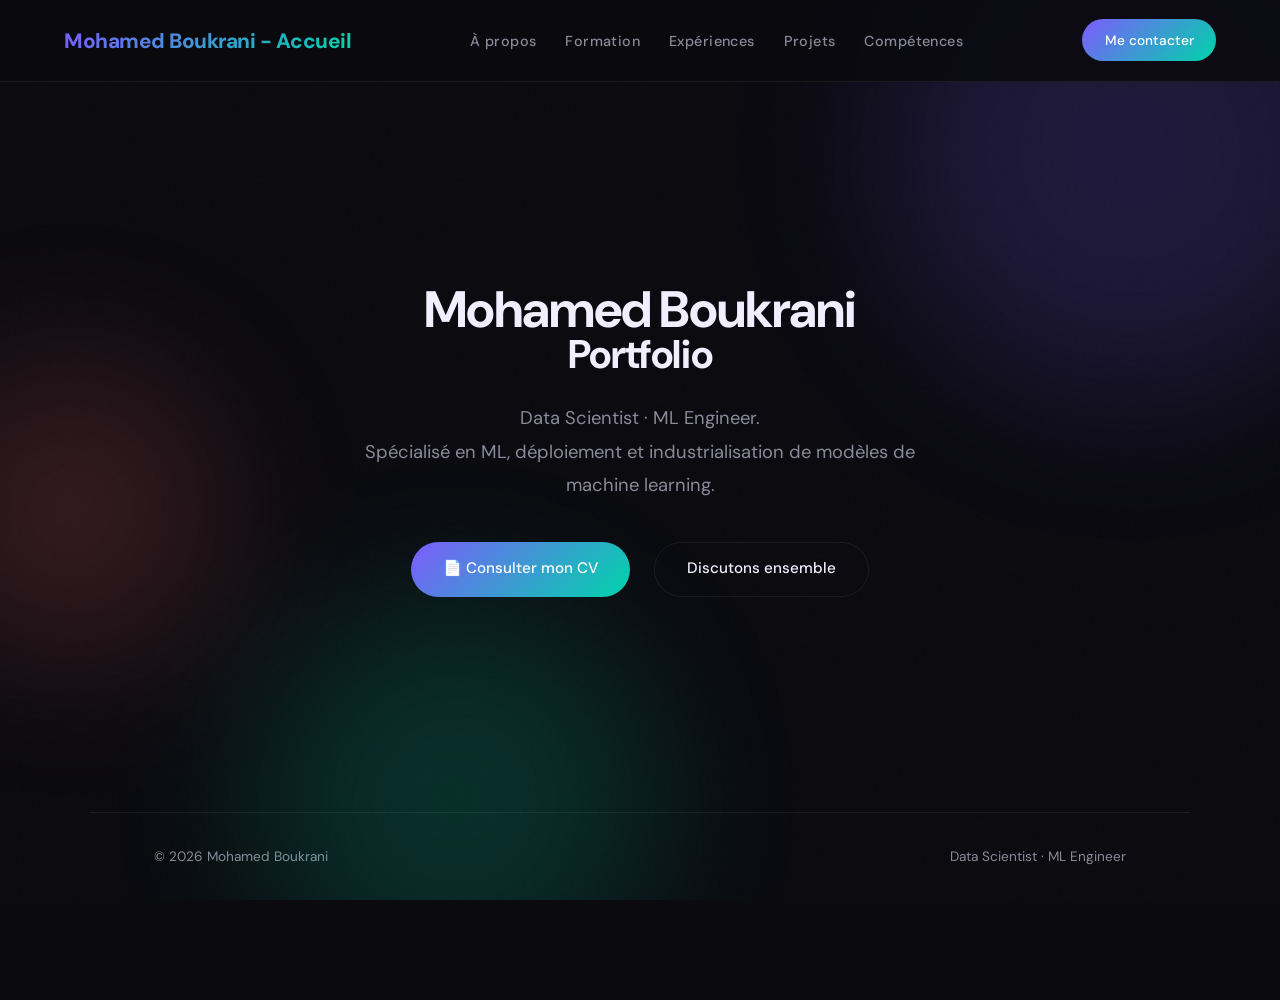
<file: index.html>
<!DOCTYPE html>
<html lang="fr">
<head>
  <meta charset="UTF-8" />
  <meta name="viewport" content="width=device-width, initial-scale=1.0" />
  <meta name="description" content="Portfolio de Mohamed Boukrani, Data Scientist, ML Engineer et AI Engineer. Découvrez mes projets en Machine Learning, Deep Learning et Intelligence Artificielle." />
  <meta name="author" content="Mohamed Boukrani" />
  <title>Mohamed Boukrani - Data Scientist</title>

  <!-- Balises Open Graph pour l'affichage sur les réseaux sociaux -->
  <meta property="og:title" content="Mohamed Boukrani" />
  <meta property="og:type" content="website" />
  <meta property="og:url" content="https://mohamedboukrani.github.io/" />
  <meta property="og:description" content="Découvrez mon portfolio, mes projets en Machine Learning, NLP et mes compétences en IA." />
  
  <link rel="icon" type="image/png" href="favicon.png" />
  <link href="https://fonts.googleapis.com/css2?family=DM+Sans:wght@400;500;600;700;800&display=swap" rel="stylesheet" />
  <link rel="stylesheet" href="style.css" />
  <script type="application/ld+json">
  {
    "@context": "https://schema.org/",
    "@type": "Person",
    "name": "Mohamed Boukrani",
    "jobTitle": "Data Scientist",
    "url": "https://mohamedboukrani.github.io",
    "sameAs": [
      "https://www.linkedin.com/in/mohamed-boukrani-220046210/",
      "https://github.com/mohamedcoder07"
    ]
  }
  </script>  
</head>
<body>

  <nav>
    <span class="logo"><a href="index.html">Mohamed Boukrani - Accueil</a></span>
    
    <div class="menu-toggle" id="mobile-menu">
      <span></span><span></span><span></span>
    </div>
    
    <ul class="nav-links" id="nav-links">
      <li><a href="about.html">À propos</a></li>
      <li><a href="formation.html">Formation</a></li>
      <li><a href="experiences.html">Expériences</a></li>
      <li><a href="projects.html">Projets</a></li>
      <li><a href="skills.html">Compétences</a></li>
      <!-- <li><a href="contact.html">Contact</a></li> -->
    </ul>
    <a href="contact.html" class="btn-primary" style="padding: 0.6rem 1.4rem; font-size: 0.85rem;">Me contacter</a>
  </nav>

  <main style="text-align: center; display: flex; flex-direction: column; justify-content: center;">
    <div class="hero-blob blob1"></div>
    <div class="hero-blob blob2"></div>
    <div class="hero-blob blob3"></div>

    <div class="container">
      <!-- On place votre nom dans le H1 pour Google -->
      <h1>
        <span class="name-line">Mohamed Boukrani</span>
      </h1>
      
      <!-- On transforme l'ancien H1 en H2 (le sous-titre) -->
      <h2 style="font-size: 2.5rem; margin-top: -10px; margin-bottom: 1.5rem;">
        <span class="name-line gradient-text">Portfolio</span>
      </h2>
      
      <p class="hero-desc" style="margin: 1.5rem auto;">
        Data Scientist · ML Engineer.<br>
        Spécialisé en ML, déploiement et industrialisation de modèles de machine learning.
      </p>



      
      
<!--       <div class="hero-cta" style="justify-content: center;">
        <a href="projects.html" class="btn-primary">Découvrir mes projets →</a>
        <a href="about.html" class="btn-outline">En savoir plus sur moi</a>
      </div> -->
      <div class="hero-cta" style="justify-content: center; gap: 1.5rem;">
        <a href="Mohamed Boukrani - Data Scientist.pdf" target="_blank" class="btn-primary">
          📄 Consulter mon CV
        </a>
        <a href="contact.html" class="btn-outline">
          Discutons ensemble
        </a>
      </div>      
    </div>
  </main>

  <footer>
    <span>© 2026 Mohamed Boukrani</span>
    <span>Data Scientist · ML Engineer</span>
  </footer>

  <script>
      // 1. Animation au défilement (Scroll reveal)
      const observer = new IntersectionObserver((entries) => {
        entries.forEach(e => { 
          if (e.isIntersecting) { 
            e.target.classList.add('visible'); 
            observer.unobserve(e.target); 
          } 
        });
      }, { threshold: 0.1 });
      document.querySelectorAll('.reveal').forEach(el => observer.observe(el));

      // 2. Surbrillance du lien actif (Version robuste pour GitHub Pages)
      document.addEventListener("DOMContentLoaded", () => {
        const links = document.querySelectorAll('.nav-links a');
        const currentUrl = window.location.href; // Récupère l'URL complète
        
        links.forEach(link => {
          link.classList.remove('active'); // Nettoyage de sécurité
          
          // Si l'URL correspond OU si on est à la racine de l'accueil
          if (link.href === currentUrl || (currentUrl.endsWith('/') && link.getAttribute('href') === 'index.html')) {
            link.classList.add('active');
          }
        });
      });
      // 3. GESTION DU MENU MOBILE (C'est ceci qui ouvre le menu !)
      document.addEventListener("DOMContentLoaded", () => {
        const mobileMenu = document.getElementById('mobile-menu');
        const navMenu = document.getElementById('nav-links');

        if (mobileMenu && navMenu) {
          mobileMenu.addEventListener('click', () => {
            mobileMenu.classList.toggle('open');
            navMenu.classList.toggle('active-menu');
          });
        }
      });      
    </script>

</body>
</html>
</file>
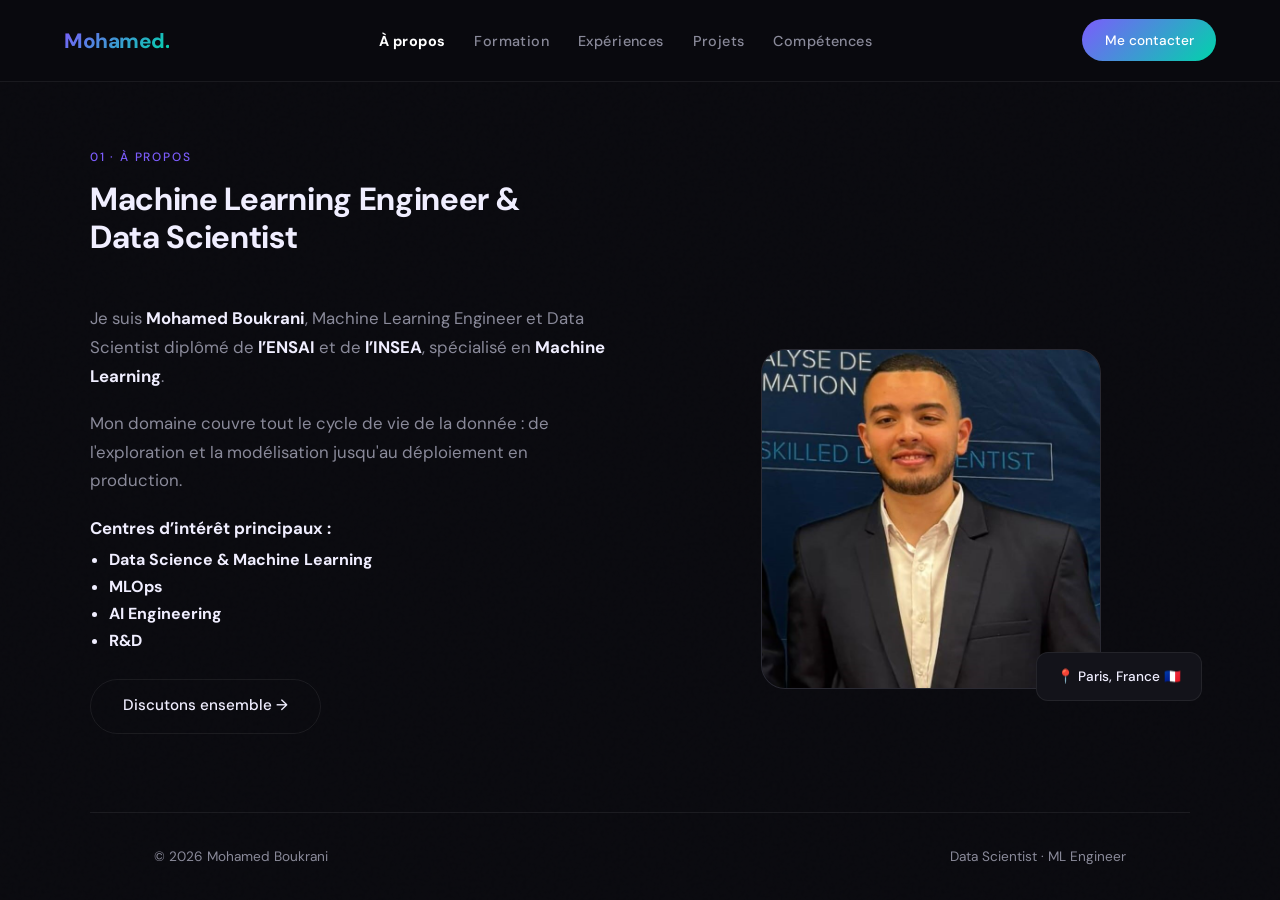
<file: about.html>
<!DOCTYPE html>
<html lang="fr">
<head>
  <meta charset="UTF-8" />
  <meta name="viewport" content="width=device-width, initial-scale=1.0" />
  <title>Mohamed Boukrani - À propos</title>
  <link rel="icon" type="image/png" href="favicon.png" />                                      
  <link href="https://fonts.googleapis.com/css2?family=DM+Sans:wght@400;500;600;700;800&display=swap" rel="stylesheet" />
  <link rel="stylesheet" href="style.css" />
</head>
<body>

  <nav>
    <span class="logo"><a href="index.html">Mohamed.</a></span>
    
    <div class="menu-toggle" id="mobile-menu">
      <span></span><span></span><span></span>
    </div>
    
    <ul class="nav-links" id="nav-links">
      <li><a href="about.html">À propos</a></li>
      <li><a href="formation.html">Formation</a></li>
      <li><a href="experiences.html">Expériences</a></li>
      <li><a href="projects.html">Projets</a></li>
      <li><a href="skills.html">Compétences</a></li>
      <!-- <li><a href="contact.html">Contact</a></li> -->
    </ul>
    <a href="contact.html" class="btn-primary" style="padding: 0.6rem 1.4rem; font-size: 0.85rem;">Me contacter</a>
  </nav>

  <main>
    <div class="container">
      <div class="reveal">
        <span class="section-tag">01 · À propos</span>
        <h2>Machine Learning Engineer &<br>Data Scientist</h2>
      </div>
      <div class="about-grid reveal">
        <div class="about-text">
          <p>Je suis <strong>Mohamed Boukrani</strong>, Machine Learning Engineer et Data Scientist diplômé de <strong>l’ENSAI</strong> et de <strong>l’INSEA</strong>, spécialisé en <strong>Machine Learning</strong>.</p>
          <p>Mon domaine couvre tout le cycle de vie de la donnée : de l'exploration et la modélisation jusqu'au déploiement en production.</p>
          <p style="margin-bottom: 0.2rem;"><strong>Centres d’intérêt principaux :</strong></p>
          <ul style="margin-top: 0; padding-left: 1.2rem;">
            <li><strong>Data Science & Machine Learning</strong></li>
            <!-- <li><strong> / MLOps</strong></li> -->
            <li><strong>MLOps</strong></li>
            <li><strong>AI Engineering</strong></li>
            <li><strong>R&D</strong></li>
          </ul>
    
          
          <div style="margin-top: 1.5rem;">
            <a href="contact.html" class="btn-outline">Discutons ensemble →</a>
          </div>
        </div>
        <div class="about-visual" style="position: relative;">
          <div class="avatar-box">
            <img src="Portfolio.png" alt="Photo de Mohamed" onerror="this.src='https://via.placeholder.com/340x340/1a1a24/7c5cfc?text=Photo';" style="object-position: 50% 3%;">
            <!-- <img src="Sans titre.png" alt="Photo de Mohamed" onerror="this.src='https://via.placeholder.com/340x340/1a1a24/7c5cfc?text=Photo';" style="transform: translateY(15px);"> -->
          </div>
          <div class="avatar-badge">📍 Paris, France 🇫🇷</div>
        </div>
      </div>
    </div>
  </main>

  <footer>
    <span>© 2026 Mohamed Boukrani</span>
    <span>Data Scientist · ML Engineer</span>
  </footer>

  <script>
      // 1. Animation au défilement (Scroll reveal)
      const observer = new IntersectionObserver((entries) => {
        entries.forEach(e => { 
          if (e.isIntersecting) { 
            e.target.classList.add('visible'); 
            observer.unobserve(e.target); 
          } 
        });
      }, { threshold: 0.1 });
      document.querySelectorAll('.reveal').forEach(el => observer.observe(el));

      // 2. Surbrillance du lien actif (Version robuste pour GitHub Pages)
      document.addEventListener("DOMContentLoaded", () => {
        const links = document.querySelectorAll('.nav-links a');
        const currentUrl = window.location.href; // Récupère l'URL complète
        
        links.forEach(link => {
          link.classList.remove('active'); // Nettoyage de sécurité
          
          // Si l'URL correspond OU si on est à la racine de l'accueil
          if (link.href === currentUrl || (currentUrl.endsWith('/') && link.getAttribute('href') === 'index.html')) {
            link.classList.add('active');
          }
        });
      });

      // 3. GESTION DU MENU MOBILE (C'est ceci qui ouvre le menu !)
      document.addEventListener("DOMContentLoaded", () => {
        const mobileMenu = document.getElementById('mobile-menu');
        const navMenu = document.getElementById('nav-links');

        if (mobileMenu && navMenu) {
          mobileMenu.addEventListener('click', () => {
            mobileMenu.classList.toggle('open');
            navMenu.classList.toggle('active-menu');
          });
        }
      });      
    
    </script>
</body>
</html>
</file>
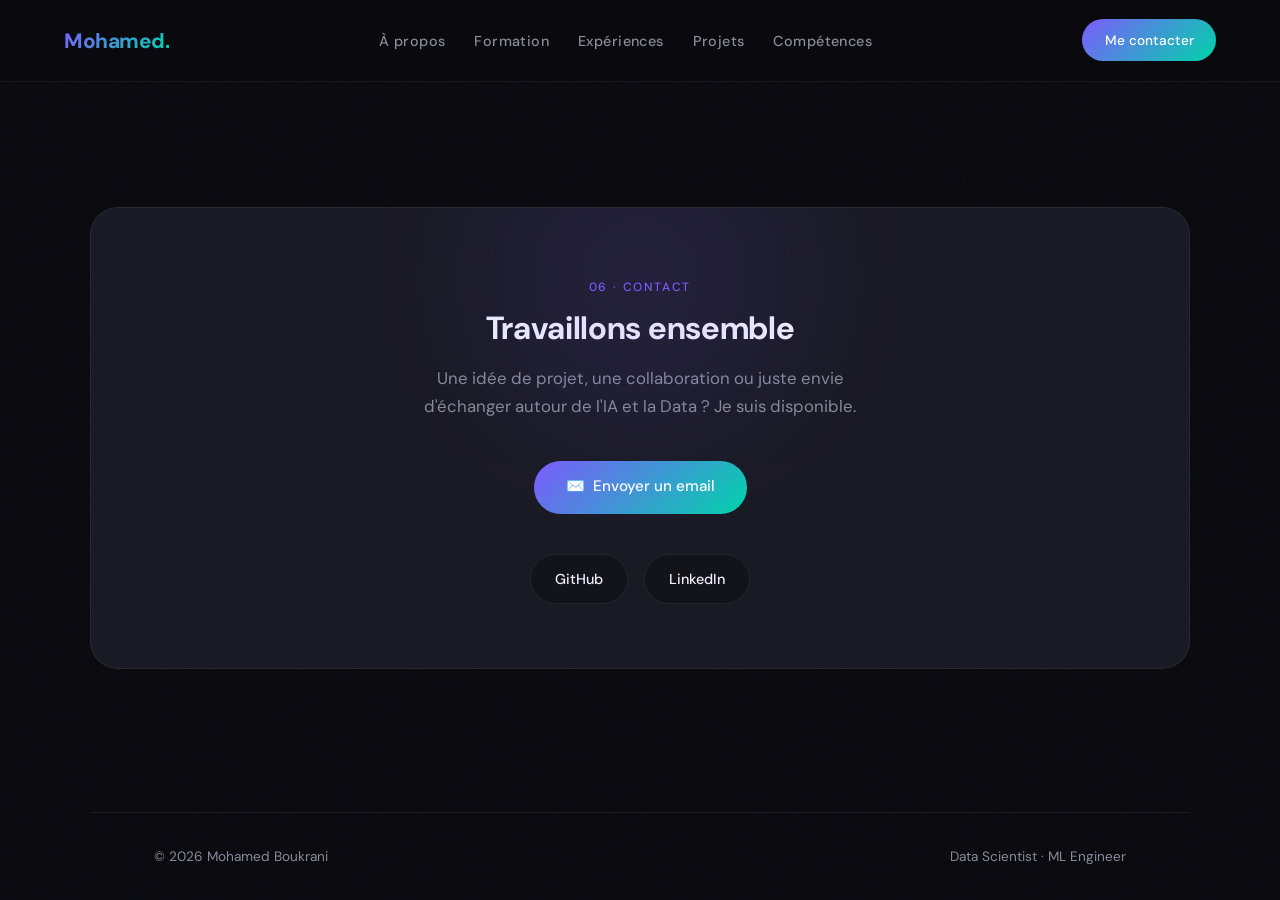
<file: contact.html>
<!DOCTYPE html>
<html lang="fr">
<head>
  <meta charset="UTF-8" />
  <meta name="viewport" content="width=device-width, initial-scale=1.0" />
  <title>Mohamed Boukrani - Contact</title>
  <link rel="icon" type="image/png" href="favicon.png" />
  <link href="https://fonts.googleapis.com/css2?family=DM+Sans:wght@400;500;600;700;800&display=swap" rel="stylesheet" />
  <link rel="stylesheet" href="style.css" />
</head>
<body>

  <nav>
    <span class="logo"><a href="index.html">Mohamed.</a></span>
    
    <div class="menu-toggle" id="mobile-menu">
      <span></span><span></span><span></span>
    </div>
    
    <ul class="nav-links" id="nav-links">
      <li><a href="about.html">À propos</a></li>
      <li><a href="formation.html">Formation</a></li>
      <li><a href="experiences.html">Expériences</a></li>
      <li><a href="projects.html">Projets</a></li>
      <li><a href="skills.html">Compétences</a></li>
      <!-- <li><a href="contact.html">Contact</a></li> -->
    </ul>
    <a href="contact.html" class="btn-primary" style="padding: 0.6rem 1.4rem; font-size: 0.85rem;">Me contacter</a>
  </nav>

  <main>
    <div class="container">
      <div class="contact-inner reveal">
        <span class="section-tag">06 · Contact</span>
        <h2 style="margin-bottom: 1rem;">Travaillons ensemble</h2>
        <p style="color: var(--muted); max-width: 480px; margin: 0 auto 2.5rem; font-size: 1.05rem;">Une idée de projet, une collaboration ou juste envie d'échanger autour de l'IA et la Data ? Je suis disponible.</p>
        <a href="mailto:mohamedboukrani7@gmail.com" class="btn-primary" style="display: inline-flex; margin-bottom: 2.5rem;">
          ✉️ &nbsp;Envoyer un email
        </a>
        <div class="social-links">
          <a href="https://github.com/mohamedcoder07" class="social-btn" target="_blank">GitHub</a>
          <a href="https://www.linkedin.com/in/mohamed-boukrani-220046210/" class="social-btn" target="_blank">LinkedIn</a>
        </div>
      </div>
    </div>
  </main>

  <footer>
    <span>© 2026 Mohamed Boukrani</span>
    <span>Data Scientist · ML Engineer</span>
  </footer>

  <script>
      // 1. Animation au défilement (Scroll reveal)
      const observer = new IntersectionObserver((entries) => {
        entries.forEach(e => { 
          if (e.isIntersecting) { 
            e.target.classList.add('visible'); 
            observer.unobserve(e.target); 
          } 
        });
      }, { threshold: 0.1 });
      document.querySelectorAll('.reveal').forEach(el => observer.observe(el));

      // 2. Surbrillance du lien actif (Version robuste pour GitHub Pages)
      document.addEventListener("DOMContentLoaded", () => {
        const links = document.querySelectorAll('.nav-links a');
        const currentUrl = window.location.href; // Récupère l'URL complète
        
        links.forEach(link => {
          link.classList.remove('active'); // Nettoyage de sécurité
          
          // Si l'URL correspond OU si on est à la racine de l'accueil
          if (link.href === currentUrl || (currentUrl.endsWith('/') && link.getAttribute('href') === 'index.html')) {
            link.classList.add('active');
          }
        });
      });

      // 3. GESTION DU MENU MOBILE (C'est ceci qui ouvre le menu !)
      document.addEventListener("DOMContentLoaded", () => {
        const mobileMenu = document.getElementById('mobile-menu');
        const navMenu = document.getElementById('nav-links');

        if (mobileMenu && navMenu) {
          mobileMenu.addEventListener('click', () => {
            mobileMenu.classList.toggle('open');
            navMenu.classList.toggle('active-menu');
          });
        }
      });      
    
    </script>
</body>
</html>
</file>
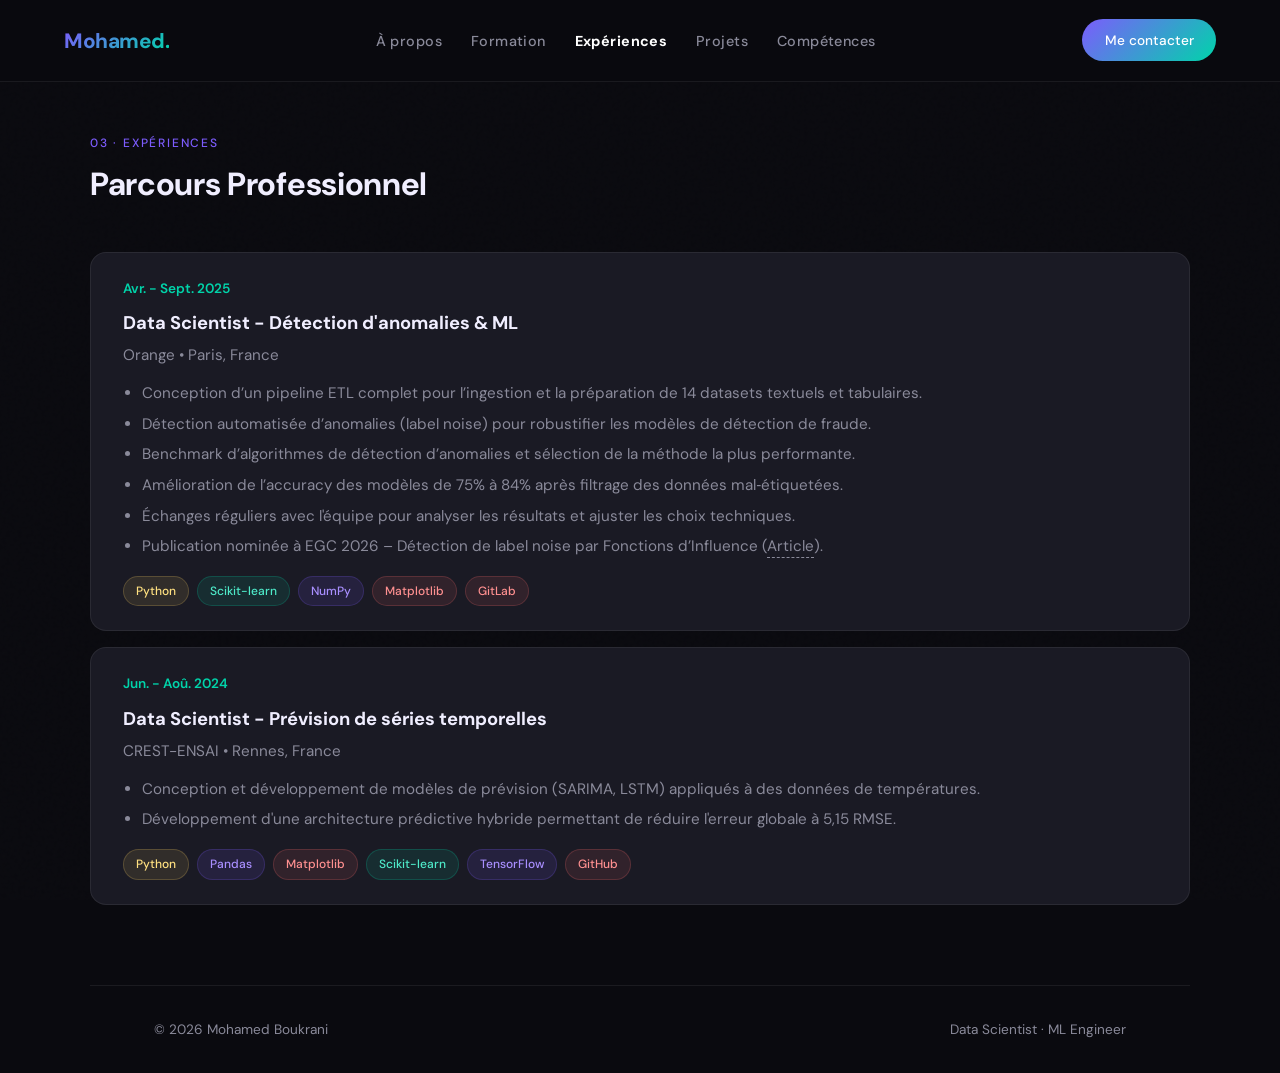
<file: experiences.html>
<!DOCTYPE html>
<html lang="fr">
<head>
  <meta charset="UTF-8" />
  <meta name="viewport" content="width=device-width, initial-scale=1.0" />
  <title>Mohamed Boukrani - Expériences</title>
  <link rel="icon" type="image/png" href="favicon.png" />
  <link href="https://fonts.googleapis.com/css2?family=DM+Sans:wght@400;500;600;700;800&display=swap" rel="stylesheet" />
  <link rel="stylesheet" href="style.css" />
</head>
<body>

  <nav>
    <span class="logo"><a href="index.html">Mohamed.</a></span>
    
    <div class="menu-toggle" id="mobile-menu">
      <span></span><span></span><span></span>
    </div>
    
    <ul class="nav-links" id="nav-links">
      <li><a href="about.html">À propos</a></li>
      <li><a href="formation.html">Formation</a></li>
      <li><a href="experiences.html">Expériences</a></li>
      <li><a href="projects.html">Projets</a></li>
      <li><a href="skills.html">Compétences</a></li>
      <!-- <li><a href="contact.html">Contact</a></li> -->
    </ul>
    <a href="contact.html" class="btn-primary" style="padding: 0.6rem 1.4rem; font-size: 0.85rem;">Me contacter</a>
  </nav>

  <main>
    <div class="container">
      <div class="reveal">
        <span class="section-tag">03 · Expériences</span>
        <h2>Parcours Professionnel</h2>
      </div>
      <div class="reveal">

        
        <!-- <div class="timeline-item">
          <span class="timeline-date">Avr. - Sept. 2025</span>
          <h3>Data Scientist - Détection d'anomalies & ML</h3>
          <h4>Orange • Paris, France</h4>
          <p style="color: var(--muted); font-size: 0.95rem;">Développement et mise en production de modèles de Machine Learning. Création de pipelines de données automatisés et intégration d'outils NLP pour l'analyse sémantique.</p>
        </div> -->

        <div class="timeline-item">
          <span class="timeline-date">Avr. - Sept. 2025</span>
          <h3>Data Scientist - Détection d'anomalies & ML</h3>
          <h4>Orange • Paris, France</h4>                  
          <ul style="color: var(--muted); font-size: 0.95rem; padding-left: 1.2rem; margin-bottom: 1rem;">
            <li style="margin-bottom: 0.3rem;">Conception d’un pipeline ETL complet pour l’ingestion et la préparation de 14 datasets textuels et tabulaires.</li>
            <li style="margin-bottom: 0.3rem;">Détection automatisée d’anomalies (label noise) pour robustifier les modèles de détection de fraude.</li>
            <li style="margin-bottom: 0.3rem;">Benchmark d’algorithmes de détection d’anomalies et sélection de la méthode la plus performante.</li>
            <li style="margin-bottom: 0.3rem;">Amélioration de l’accuracy des modèles de 75% à 84% après filtrage des données mal‑étiquetées.</li>
            <li style="margin-bottom: 0.3rem;">Échanges réguliers avec l'équipe pour analyser les résultats et ajuster les choix techniques.</li>
            <li style="margin-bottom: 0.3rem;">Publication nominée à EGC 2026 – Détection de label noise par Fonctions d’Influence (<a href="https://editions-rnti.fr/?inprocid=1003082&lg=fr" target="_blank" style="color: inherit; text-decoration: none; border-bottom: 1px dashed var(--muted); padding-bottom: 1px;">Article</a>).</li>
          </ul>      
          <div class="tags" style="margin-top: 1rem;">
            <span class="tag yellow">Python</span>
            <span class="tag teal">Scikit-learn</span>
            <span class="tag">NumPy</span>
            <span class="tag red">Matplotlib</span>
            <span class="tag red">GitLab</span>
          </div>
        </div>


        
        
        <div class="timeline-item">
          <span class="timeline-date">Jun. - Aoû. 2024</span>
          <h3>Data Scientist - Prévision de séries temporelles</h3>
          <h4>CREST-ENSAI • Rennes, France</h4>
          <ul style="color: var(--muted); font-size: 0.95rem; padding-left: 1.2rem; margin-bottom: 1rem;">
            <li style="margin-bottom: 0.3rem;">Conception et développement de modèles de prévision (SARIMA, LSTM) appliqués à des données de températures.</li>
            <li style="margin-bottom: 0.3rem;">Développement d'une architecture prédictive hybride permettant de réduire l'erreur globale à 5,15 RMSE.</li>
            <!-- <li style="margin-bottom: 0.3rem;">Scraping et exploitation de données historiques et géographiques depuis Météo‑France.</li> -->
          </ul>          
          <div class="tags" style="margin-top: 1rem;">
            <span class="tag yellow">Python</span>
            <span class="tag">Pandas</span>
            <span class="tag red">Matplotlib</span>
            <span class="tag teal">Scikit-learn</span>
            <span class="tag">TensorFlow</span>
            <span class="tag red">GitHub</span>
          </div>
        </div>
        
      </div>
    </div>
  </main>

  <footer>
    <span>© 2026 Mohamed Boukrani</span>
    <span>Data Scientist · ML Engineer</span>
  </footer>

  <script>
      // 1. Animation au défilement (Scroll reveal)
      const observer = new IntersectionObserver((entries) => {
        entries.forEach(e => { 
          if (e.isIntersecting) { 
            e.target.classList.add('visible'); 
            observer.unobserve(e.target); 
          } 
        });
      }, { threshold: 0.1 });
      document.querySelectorAll('.reveal').forEach(el => observer.observe(el));

      // 2. Surbrillance du lien actif (Version robuste pour GitHub Pages)
      document.addEventListener("DOMContentLoaded", () => {
        const links = document.querySelectorAll('.nav-links a');
        const currentUrl = window.location.href; // Récupère l'URL complète
        
        links.forEach(link => {
          link.classList.remove('active'); // Nettoyage de sécurité
          
          // Si l'URL correspond OU si on est à la racine de l'accueil
          if (link.href === currentUrl || (currentUrl.endsWith('/') && link.getAttribute('href') === 'index.html')) {
            link.classList.add('active');
          }
        });
      });

      // 3. GESTION DU MENU MOBILE (C'est ceci qui ouvre le menu !)
      document.addEventListener("DOMContentLoaded", () => {
        const mobileMenu = document.getElementById('mobile-menu');
        const navMenu = document.getElementById('nav-links');

        if (mobileMenu && navMenu) {
          mobileMenu.addEventListener('click', () => {
            mobileMenu.classList.toggle('open');
            navMenu.classList.toggle('active-menu');
          });
        }
      });          
    </script>
</body>
</html>
</file>
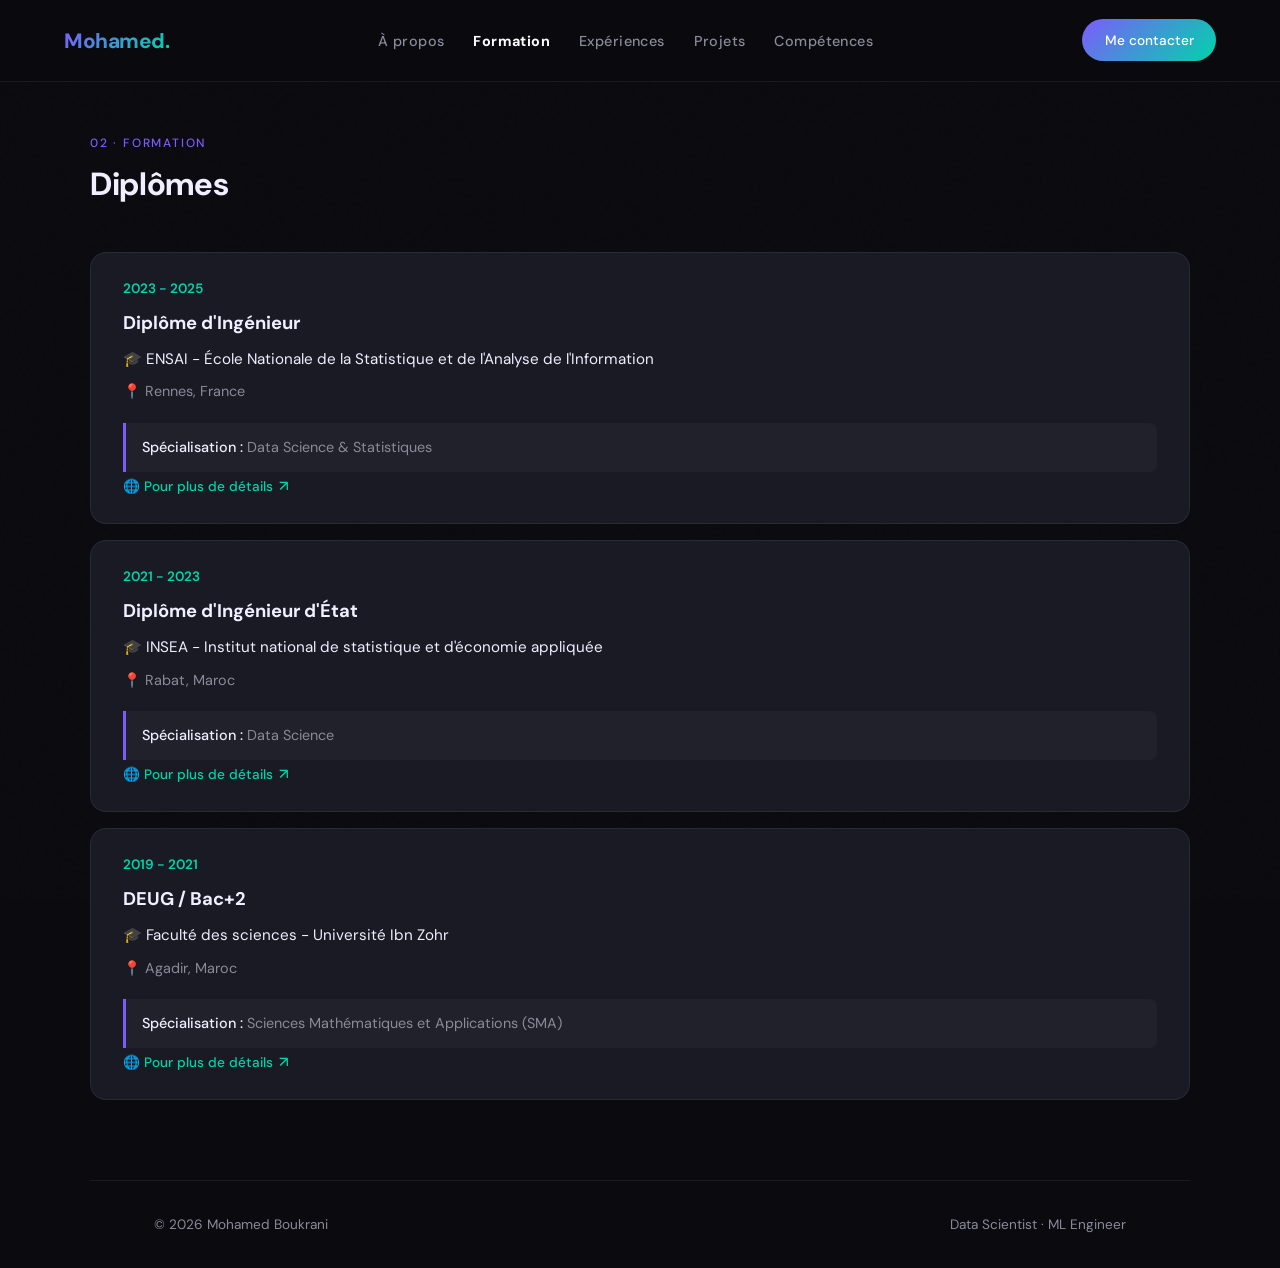
<file: formation.html>
<!DOCTYPE html>
<html lang="fr">
<head>
  <meta charset="UTF-8" />
  <meta name="viewport" content="width=device-width, initial-scale=1.0" />
  <title>Mohamed Boukrani - Formation</title>
  <link rel="icon" type="image/png" href="favicon.png" />
  <link href="https://fonts.googleapis.com/css2?family=DM+Sans:wght@400;500;600;700;800&display=swap" rel="stylesheet" />
  <link rel="stylesheet" href="style.css" />
</head>
<body>

  <nav>
    <span class="logo"><a href="index.html">Mohamed.</a></span>
    
    <div class="menu-toggle" id="mobile-menu">
      <span></span><span></span><span></span>
    </div>
    
    <ul class="nav-links" id="nav-links">
      <li><a href="about.html">À propos</a></li>
      <li><a href="formation.html">Formation</a></li>
      <li><a href="experiences.html">Expériences</a></li>
      <li><a href="projects.html">Projets</a></li>
      <li><a href="skills.html">Compétences</a></li>
      <!-- <li><a href="contact.html">Contact</a></li> -->
    </ul>
    <a href="contact.html" class="btn-primary" style="padding: 0.6rem 1.4rem; font-size: 0.85rem;">Me contacter</a>
  </nav>

  <main>
    <div class="container">
      <div class="reveal">
        <span class="section-tag">02 · Formation</span>
        <h2>Diplômes</h2>
      </div>
      <div class="reveal">
        

        
        <div class="timeline-item">
          <span class="timeline-date">2023 - 2025</span>
          
          <h3 style="margin-bottom: 0.5rem;">Diplôme d'Ingénieur</h3>
          
          <div style="display: flex; flex-direction: column; gap: 0.4rem; margin-bottom: 1.2rem;">
            <h4 style="margin-bottom: 0; color: var(--text);">
              🎓 ENSAI - École Nationale de la Statistique et de l'Analyse de l'Information
            </h4>
            <span style="color: var(--muted); font-size: 0.9rem;">
              📍 Rennes, France
            </span>
          </div>
          
          <div style="background: rgba(255,255,255,0.03); border-left: 3px solid var(--accent1); padding: 0.8rem 1rem; border-radius: 0 8px 8px 0;">
            <p style="margin: 0; font-size: 0.9rem; color: var(--muted); line-height: 1.6;">
              <strong style="color: var(--text); font-weight: 500;">Spécialisation :</strong> Data Science & Statistiques
            </p>
          </div>

          <a href="https://ensai.fr/lindustrie-et-les-reseaux/" target="_blank" rel="noopener noreferrer" style="display: inline-flex; align-items: center; gap: 0.4rem; font-size: 0.85rem; color: var(--accent2); text-decoration: none; font-weight: 500; transition: opacity 0.2s;" onmouseover="this.style.opacity='0.8'" onmouseout="this.style.opacity='1'">
            🌐 Pour plus de détails <span style="font-size: 1.1em; line-height: 1;">↗</span>
          </a>
          
        </div>


        <div class="timeline-item">
          <span class="timeline-date">2021 - 2023</span>
          
          <h3 style="margin-bottom: 0.5rem;">Diplôme d'Ingénieur d'État</h3>
          
          <!-- <div style="display: flex; align-items: center; gap: 0.8rem; margin-bottom: 1.2rem; flex-wrap: wrap;">
            <h4 style="margin-bottom: 0; color: var(--text);">🎓 INSEA - Institut national de statistique et d'économie appliquée</h4>
            <span style="color: rgba(255,255,255,0.2);">•</span>
            <span style="color: var(--muted); font-size: 0.9rem;">📍 Rabat, Maroc</span>
          </div> -->
          <div style="display: flex; flex-direction: column; gap: 0.4rem; margin-bottom: 1.2rem;">
            <h4 style="margin-bottom: 0; color: var(--text);">
              🎓 INSEA - Institut national de statistique et d'économie appliquée
            </h4>
            <span style="color: var(--muted); font-size: 0.9rem;">
              📍 Rabat, Maroc
            </span>
          </div>
          
          <div style="background: rgba(255,255,255,0.03); border-left: 3px solid var(--accent1); padding: 0.8rem 1rem; border-radius: 0 8px 8px 0;">
            <p style="margin: 0; font-size: 0.9rem; color: var(--muted); line-height: 1.6;">
              <strong style="color: var(--text); font-weight: 500;">Spécialisation :</strong> Data Science
            </p>
          </div>
          
          <a href="https://insea.ac.ma/files/DS_fiche_description_2022.pdf" target="_blank" rel="noopener noreferrer" style="display: inline-flex; align-items: center; gap: 0.4rem; font-size: 0.85rem; color: var(--accent2); text-decoration: none; font-weight: 500; transition: opacity 0.2s;" onmouseover="this.style.opacity='0.8'" onmouseout="this.style.opacity='1'">
            🌐 Pour plus de détails <span style="font-size: 1.1em; line-height: 1;">↗</span>
          </a>                
          
        </div>


        <div class="timeline-item">
          <span class="timeline-date">2019 - 2021</span>
          
          <h3 style="margin-bottom: 0.5rem;">DEUG / Bac+2</h3>
          
          <!-- <div style="display: flex; align-items: center; gap: 0.8rem; margin-bottom: 1.2rem; flex-wrap: wrap;">
            <h4 style="margin-bottom: 0; color: var(--text);">🎓 Faculté des sciences - Université Ibn Zohr</h4>
            <span style="color: rgba(255,255,255,0.2);">•</span>
            <span style="color: var(--muted); font-size: 0.9rem;">📍 Agadir, Maroc</span>
          </div> -->

          <div style="display: flex; flex-direction: column; gap: 0.4rem; margin-bottom: 1.2rem;">
            <h4 style="margin-bottom: 0; color: var(--text);">
              🎓 Faculté des sciences - Université Ibn Zohr
            </h4>
            <span style="color: var(--muted); font-size: 0.9rem;">
              📍 Agadir, Maroc
            </span>
          </div>


          
          <div style="background: rgba(255,255,255,0.03); border-left: 3px solid var(--accent1); padding: 0.8rem 1rem; border-radius: 0 8px 8px 0;">
            <p style="margin: 0; font-size: 0.9rem; color: var(--muted); line-height: 1.6;">
              <strong style="color: var(--text); font-weight: 500;">Spécialisation :</strong> Sciences Mathématiques et Applications (SMA) 
            </p>
          </div>

          <a href="https://www.uiz.ac.ma/node/139" target="_blank" rel="noopener noreferrer" style="display: inline-flex; align-items: center; gap: 0.4rem; font-size: 0.85rem; color: var(--accent2); text-decoration: none; font-weight: 500; transition: opacity 0.2s;" onmouseover="this.style.opacity='0.8'" onmouseout="this.style.opacity='1'">
            🌐 Pour plus de détails <span style="font-size: 1.1em; line-height: 1;">↗</span>
          </a>                
          
        </div>
        
        
        

        
        
      </div>
    </div>
  </main>

  <footer>
    <span>© 2026 Mohamed Boukrani</span>
    <span>Data Scientist · ML Engineer</span>
  </footer>

  <script>
      // 1. Animation au défilement (Scroll reveal)
      const observer = new IntersectionObserver((entries) => {
        entries.forEach(e => { 
          if (e.isIntersecting) { 
            e.target.classList.add('visible'); 
            observer.unobserve(e.target); 
          } 
        });
      }, { threshold: 0.1 });
      document.querySelectorAll('.reveal').forEach(el => observer.observe(el));

      // 2. Surbrillance du lien actif (Version robuste pour GitHub Pages)
      document.addEventListener("DOMContentLoaded", () => {
        const links = document.querySelectorAll('.nav-links a');
        const currentUrl = window.location.href; // Récupère l'URL complète
        
        links.forEach(link => {
          link.classList.remove('active'); // Nettoyage de sécurité
          
          // Si l'URL correspond OU si on est à la racine de l'accueil
          if (link.href === currentUrl || (currentUrl.endsWith('/') && link.getAttribute('href') === 'index.html')) {
            link.classList.add('active');
          }
        });
      });

      // 3. GESTION DU MENU MOBILE (C'est ceci qui ouvre le menu !)
      document.addEventListener("DOMContentLoaded", () => {
        const mobileMenu = document.getElementById('mobile-menu');
        const navMenu = document.getElementById('nav-links');

        if (mobileMenu && navMenu) {
          mobileMenu.addEventListener('click', () => {
            mobileMenu.classList.toggle('open');
            navMenu.classList.toggle('active-menu');
          });
        }
      });      
    
    </script>
</body>
</html>
</file>
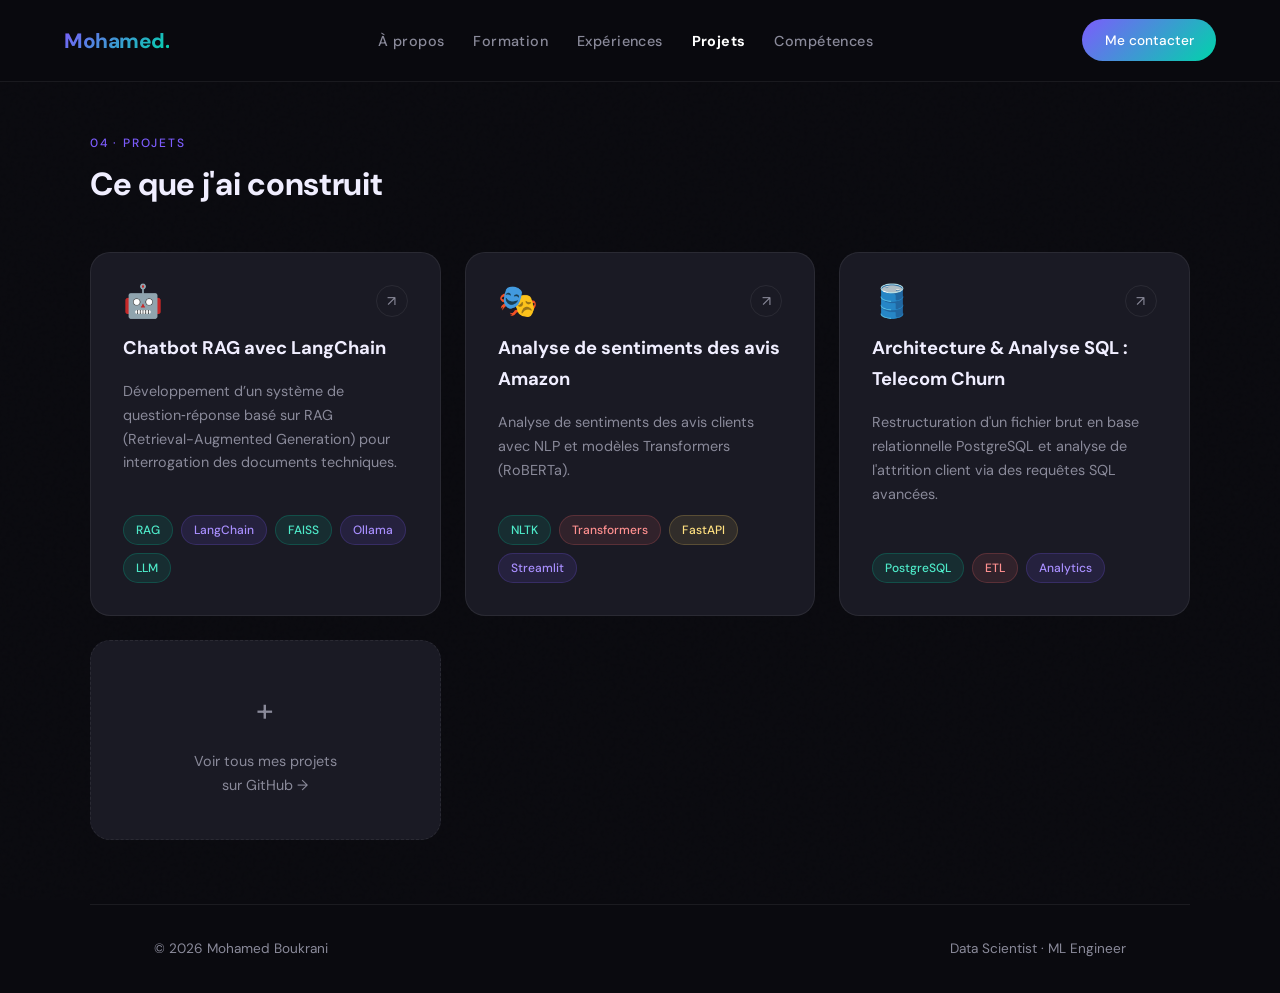
<file: projects.html>
<!DOCTYPE html>
<html lang="fr">
<head>
  <meta charset="UTF-8" />
  <meta name="viewport" content="width=device-width, initial-scale=1.0" />
  <title>Mohamed Boukrani - Projets</title>
  <link rel="icon" type="image/png" href="favicon.png" />
  <link href="https://fonts.googleapis.com/css2?family=DM+Sans:wght@400;500;600;700;800&display=swap" rel="stylesheet" />
  <link rel="stylesheet" href="style.css" />
</head>
<body>

  <nav>
    <span class="logo"><a href="index.html">Mohamed.</a></span>
    
    <div class="menu-toggle" id="mobile-menu">
      <span></span><span></span><span></span>
    </div>
    
    <ul class="nav-links" id="nav-links">
      <li><a href="about.html">À propos</a></li>
      <li><a href="formation.html">Formation</a></li>
      <li><a href="experiences.html">Expériences</a></li>
      <li><a href="projects.html">Projets</a></li>
      <li><a href="skills.html">Compétences</a></li>
      <!-- <li><a href="contact.html">Contact</a></li> -->
    </ul>
    <a href="contact.html" class="btn-primary" style="padding: 0.6rem 1.4rem; font-size: 0.85rem;">Me contacter</a>
  </nav>

  <main>
    <div class="container">
      <div class="reveal">
        <span class="section-tag">04 · Projets</span>
        <h2>Ce que j'ai construit</h2>
      </div>
      <div class="projects-grid">
        <a href="https://github.com/mohamedcoder07/LLM-RAG" target="_blank" class="project-card reveal">
          <div class="project-header"><span class="project-emoji">🤖</span><div class="project-arrow">↗</div></div>
          <h3>Chatbot RAG avec LangChain</h3>
          <p>Développement d’un système de question‑réponse basé sur RAG (Retrieval-Augmented Generation) pour interrogation des documents techniques.</p>
          <div class="tags">
            <span class="tag teal">RAG</span>
            <span class="tag">LangChain</span>
            <span class="tag teal">FAISS</span>
            <span class="tag">Ollama</span>
            <span class="tag teal">LLM</span>
          </div>
        </a>
        <a href="https://github.com/mohamedcoder07/Sentiment-Analysis-NLP" target="_blank" class="project-card reveal">
          <div class="project-header"><span class="project-emoji">🎭</span><div class="project-arrow">↗</div></div>
          <h3>Analyse de sentiments des avis Amazon</h3>
          <p>Analyse de sentiments des avis clients avec NLP et modèles Transformers (RoBERTa).</p>
          <div class="tags">
            <span class="tag teal">NLTK</span>
            <span class="tag red">Transformers</span>
            <span class="tag yellow">FastAPI</span>
            <span class="tag">Streamlit</span>            
          </div>
        </a>
        <a href="https://github.com/mohamedcoder07/telecom-clients-postgresql" target="_blank" class="project-card reveal">
          <div class="project-header"><span class="project-emoji">🛢️</span><div class="project-arrow">↗</div></div>
          <h3>Architecture & Analyse SQL : Telecom Churn</h3>
          <p>Restructuration d'un fichier brut en base relationnelle PostgreSQL et analyse de l'attrition client via des requêtes SQL avancées.</p>
          <div class="tags">
            <span class="tag teal">PostgreSQL</span>
            <!-- <span class="tag">Modélisation BD</span> -->
            <span class="tag red">ETL</span>
            <!-- <span class="tag yellow">Window Functions</span> -->
            <span class="tag">Analytics</span>
          </div>
        </a>          
        <a href="https://github.com/mohamedcoder07" target="_blank" class="project-card reveal" style="border-style: dashed; justify-content: center; align-items: center; text-align: center; min-height: 200px;">
          <div style="color: var(--muted);">
            <div style="font-size: 2rem; margin-bottom: 0.75rem;">+</div>
            <p style="font-size: 0.9rem;">Voir tous mes projets<br>sur GitHub →</p>
          </div>
        </a>
      </div>
    </div>
  </main>

  <footer>
    <span>© 2026 Mohamed Boukrani</span>
    <span>Data Scientist · ML Engineer</span>
  </footer>

  <script>
      // 1. Animation au défilement (Scroll reveal)
      const observer = new IntersectionObserver((entries) => {
        entries.forEach(e => { 
          if (e.isIntersecting) { 
            e.target.classList.add('visible'); 
            observer.unobserve(e.target); 
          } 
        });
      }, { threshold: 0.1 });
      document.querySelectorAll('.reveal').forEach(el => observer.observe(el));

      // 2. Surbrillance du lien actif (Version robuste pour GitHub Pages)
      document.addEventListener("DOMContentLoaded", () => {
        const links = document.querySelectorAll('.nav-links a');
        const currentUrl = window.location.href; // Récupère l'URL complète
        
        links.forEach(link => {
          link.classList.remove('active'); // Nettoyage de sécurité
          
          // Si l'URL correspond OU si on est à la racine de l'accueil
          if (link.href === currentUrl || (currentUrl.endsWith('/') && link.getAttribute('href') === 'index.html')) {
            link.classList.add('active');
          }
        });
      });
      // 3. GESTION DU MENU MOBILE (C'est ceci qui ouvre le menu !)
      document.addEventListener("DOMContentLoaded", () => {
        const mobileMenu = document.getElementById('mobile-menu');
        const navMenu = document.getElementById('nav-links');

        if (mobileMenu && navMenu) {
          mobileMenu.addEventListener('click', () => {
            mobileMenu.classList.toggle('open');
            navMenu.classList.toggle('active-menu');
          });
        }
      });      
    
    </script>

</body>
</html>
</file>
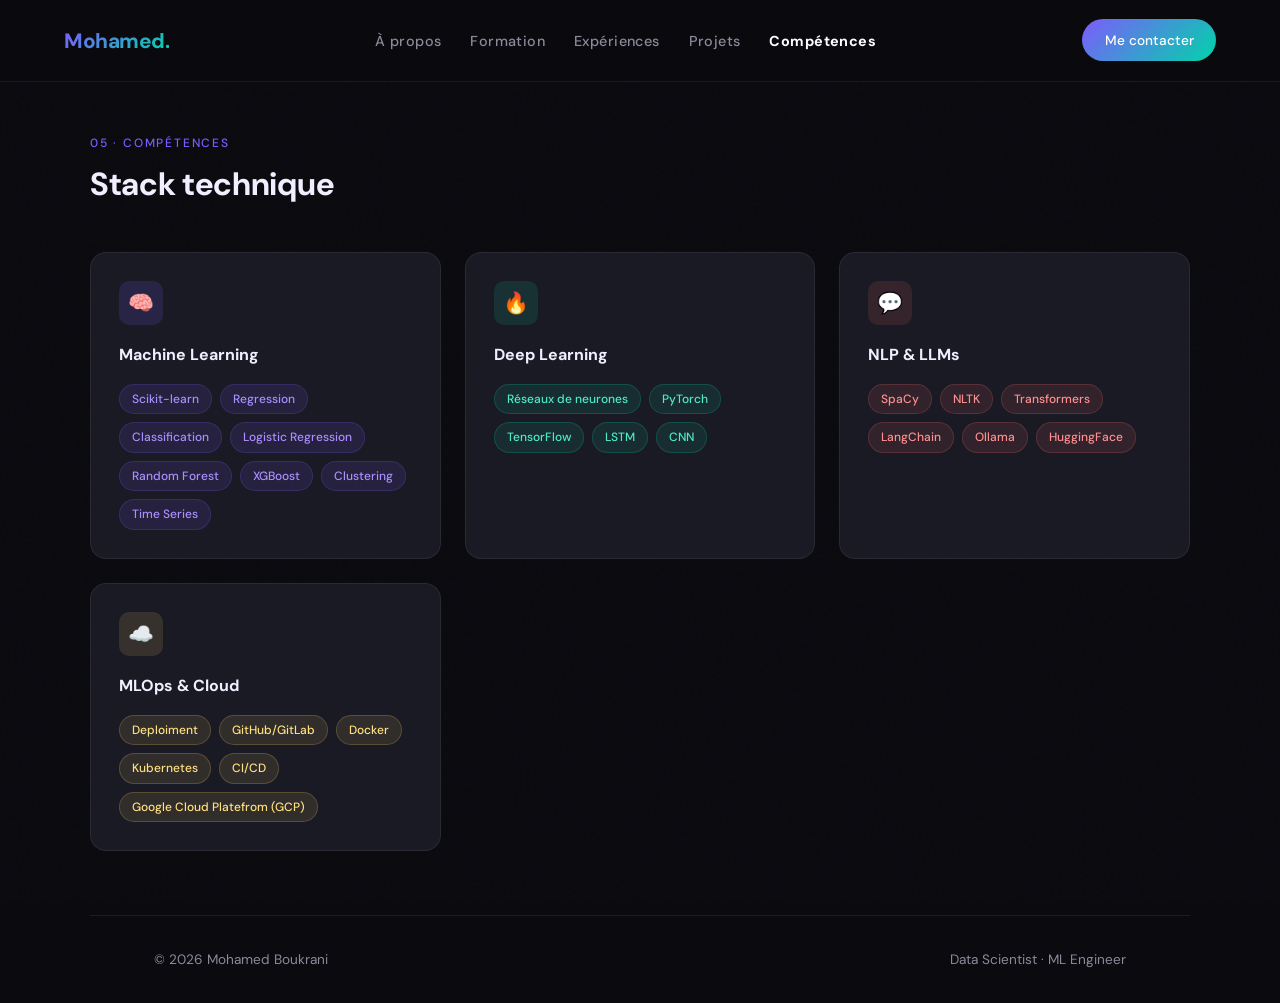
<file: skills.html>
<!DOCTYPE html>
<html lang="fr">
<head>
  <meta charset="UTF-8" />
  <meta name="viewport" content="width=device-width, initial-scale=1.0" />
  <title>Mohamed Boukrani - Compétences</title>
  <link rel="icon" type="image/png" href="favicon.png" />
  <link href="https://fonts.googleapis.com/css2?family=DM+Sans:wght@400;500;600;700;800&display=swap" rel="stylesheet" />
  <link rel="stylesheet" href="style.css" />
</head>
<body>

  <nav>
    <span class="logo"><a href="index.html">Mohamed.</a></span>
    
    <div class="menu-toggle" id="mobile-menu">
      <span></span><span></span><span></span>
    </div>
    
    <ul class="nav-links" id="nav-links">
      <li><a href="about.html">À propos</a></li>
      <li><a href="formation.html">Formation</a></li>
      <li><a href="experiences.html">Expériences</a></li>
      <li><a href="projects.html">Projets</a></li>
      <li><a href="skills.html">Compétences</a></li>
      <!-- <li><a href="contact.html">Contact</a></li> -->
    </ul>
    <a href="contact.html" class="btn-primary" style="padding: 0.6rem 1.4rem; font-size: 0.85rem;">Me contacter</a>
  </nav>

  <main>
    <div class="container">
      <div class="reveal">
        <span class="section-tag">05 · Compétences</span>
        <h2>Stack technique</h2>
      </div>
      <div class="skills-grid">
        <div class="skill-card reveal">
          <div class="skill-icon" style="background: rgba(124,92,252,0.15);">🧠</div>
          <h3>Machine Learning</h3>
          <!-- <p>Modélisation prédictive, classification, régression, clustering et feature engineering.</p> -->
          <div class="tags">
            <span class="tag">Scikit-learn</span>
            <span class="tag">Regression</span>
            <span class="tag">Classification</span>
            <span class="tag">Logistic Regression</span>
            <span class="tag">Random Forest</span>
            <span class="tag">XGBoost</span>
            <span class="tag">Clustering</span>
            <span class="tag">Time Series</span>
          </div>
        </div>
        <div class="skill-card reveal">
          <div class="skill-icon" style="background: rgba(0,212,170,0.12);">🔥</div>
          <h3>Deep Learning</h3>
          <!-- <p>Réseaux de neurones, architectures transformer, fine-tuning de modèles.</p> -->
          <div class="tags">
            <span class="tag teal">Réseaux de neurones</span>
            <span class="tag teal">PyTorch</span>
            <span class="tag teal">TensorFlow</span>
            <span class="tag teal">LSTM</span>
            <span class="tag teal">CNN</span>            
          </div>
        </div>
        <div class="skill-card reveal">
          <div class="skill-icon" style="background: rgba(255,107,107,0.12);">💬</div>
          <h3>NLP & LLMs</h3>
          <!-- <p>Traitement du langage naturel, RAG, agents IA et prompting.</p> -->
          <div class="tags">
            <span class="tag red">SpaCy</span>
            <span class="tag red">NLTK</span>
            <span class="tag red">Transformers</span>
            <span class="tag red">LangChain</span>
            <span class="tag red">Ollama</span>
            <span class="tag red">HuggingFace</span>      
          </div>
        </div>
        <div class="skill-card reveal">
          <div class="skill-icon" style="background: rgba(255,209,102,0.12);">☁️</div>
          <h3>MLOps & Cloud</h3>
          <!-- <p>Déploiement, monitoring, pipelines CI/CD et infrastructure cloud pour le ML.</p> -->
          <div class="tags">
            <span class="tag yellow">Deploiment</span>            
            <span class="tag yellow">GitHub/GitLab</span>            
            <span class="tag yellow">Docker</span>
            <span class="tag yellow">Kubernetes</span>
            <span class="tag yellow">CI/CD</span>
            <span class="tag yellow">Google Cloud Platefrom (GCP)</span>
          </div>
        </div>
      </div>
    </div>
  </main>

  <footer>
    <span>© 2026 Mohamed Boukrani</span>
    <span>Data Scientist · ML Engineer</span>
  </footer>

  <script>
      // 1. Animation au défilement (Scroll reveal)
      const observer = new IntersectionObserver((entries) => {
        entries.forEach(e => { 
          if (e.isIntersecting) { 
            e.target.classList.add('visible'); 
            observer.unobserve(e.target); 
          } 
        });
      }, { threshold: 0.1 });
      document.querySelectorAll('.reveal').forEach(el => observer.observe(el));

      // 2. Surbrillance du lien actif (Version robuste pour GitHub Pages)
      document.addEventListener("DOMContentLoaded", () => {
        const links = document.querySelectorAll('.nav-links a');
        const currentUrl = window.location.href; // Récupère l'URL complète
        
        links.forEach(link => {
          link.classList.remove('active'); // Nettoyage de sécurité
          
          // Si l'URL correspond OU si on est à la racine de l'accueil
          if (link.href === currentUrl || (currentUrl.endsWith('/') && link.getAttribute('href') === 'index.html')) {
            link.classList.add('active');
          }
        });
      });
      // 3. GESTION DU MENU MOBILE (C'est ceci qui ouvre le menu !)
      document.addEventListener("DOMContentLoaded", () => {
        const mobileMenu = document.getElementById('mobile-menu');
        const navMenu = document.getElementById('nav-links');

        if (mobileMenu && navMenu) {
          mobileMenu.addEventListener('click', () => {
            mobileMenu.classList.toggle('open');
            navMenu.classList.toggle('active-menu');
          });
        }
      });      

  </script>

</body>
</html>
</file>
<file: style.css>
:root {
  --bg: #0a0a0f;
  --surface: #13131a;
  --card: #1a1a24;
  --border: rgba(255,255,255,0.07);
  --text: #f0eeff;
  --muted: #8a8a9a;
  --accent1: #7c5cfc;
  --accent2: #00d4aa;
  --accent3: #ff6b6b;
  --accent4: #ffd166;
  --gradient: linear-gradient(135deg, #7c5cfc 0%, #00d4aa 100%);
}

*, *::before, *::after { box-sizing: border-box; margin: 0; padding: 0; }

html, body {
  width: 100%;
  max-width: 100%;
  overflow-x: hidden !important;
  margin: 0;
  padding: 0;
  position: relative;
}

html { 
  scroll-behavior: smooth; 
  overflow-y: scroll; 
}

body {
  background: var(--bg);
  color: var(--text);
  font-family: 'DM Sans', sans-serif;
  font-size: 16px;
  line-height: 1.7;
  display: flex;
  flex-direction: column;
  min-height: 100vh;
}

body::before {
  content: '';
  position: fixed;
  inset: 0;
  background-image: url("data:image/svg+xml,%3Csvg viewBox='0 0 256 256' xmlns='http://www.w3.org/2000/svg'%3E%3Cfilter id='noise'%3E%3CfeTurbulence type='fractalNoise' baseFrequency='0.9' numOctaves='4' stitchTiles='stitch'/%3E%3C/filter%3E%3Crect width='100%25' height='100%25' filter='url(%23noise)' opacity='0.04'/%3E%3C/svg%3E");
  pointer-events: none;
  z-index: 0;
  opacity: 0.4;
}

/* ─── Nav ─── */
nav {
  position: fixed;
  top: 0;
  left: 0; right: 0;
  z-index: 100;
  display: flex;
  align-items: center;
  justify-content: space-between;
  padding: 1.2rem 4rem;
  background: rgba(10,10,15,0.85);
  backdrop-filter: blur(16px);
  border-bottom: 1px solid var(--border);
}

.logo a {
  font-family: 'DM Sans', sans-serif;
  font-weight: 800;
  font-size: 1.3rem;
  background: var(--gradient);
  -webkit-background-clip: text;
  -webkit-text-fill-color: transparent;
  background-clip: text;
  letter-spacing: -0.5px;
  text-decoration: none;
}

.nav-links {
  display: flex;
  gap: 1.8rem;
  list-style: none;
}

.nav-links a {
  color: var(--muted);
  text-decoration: none;
  font-size: 0.9rem;
  font-weight: 500;
  letter-spacing: 0.03em;
  transition: color 0.2s;
}

/* Surbrillance du lien actif (sans le point) */
.nav-links a:hover, 
.nav-links a.active { 
  color: #ffffff !important; 
  font-weight: 700; 
}

/* ─── Boutons ─── */
.btn-primary, .btn-outline {
  display: inline-flex; align-items: center; gap: 0.5rem;
  padding: 0.85rem 2rem; font-weight: 500;
  border-radius: 100px; text-decoration: none;
  font-size: 0.95rem; transition: all 0.2s;
}
.btn-primary { background: var(--gradient); color: #fff; }
.btn-primary:hover { opacity: 0.85; transform: translateY(-2px); }
.btn-outline { border: 1px solid var(--border); color: var(--text); }
.btn-outline:hover { border-color: rgba(255,255,255,0.25); background: rgba(255,255,255,0.04); transform: translateY(-2px); }

/* ─── Layout Sections ─── */
main {
  flex: 1;
  display: flex;
  align-items: center;
  padding: 8rem 4rem 4rem;
}

.container {
  max-width: 1100px;
  margin: 0 auto;
  width: 100%;
  position: relative;
  z-index: 1;
}

.section-tag {
  display: inline-block; font-size: 0.75rem; font-weight: 500;
  text-transform: uppercase; letter-spacing: 0.15em;
  color: var(--accent1); margin-bottom: 0.75rem;
}

/* ─── Typographie (Titres) ─── */
h1 {
  font-family: 'DM Sans', sans-serif; 
  font-weight: 700;
  font-size: clamp(2rem, 4vw, 3.2rem); 
  line-height: 1.2;
  letter-spacing: -0.02em; 
  animation: fadeUp 0.6s 0.1s ease both;
}
h1 .name-line { display: block; }
h1 .gradient-text { background: var(--gradient); -webkit-background-clip: text; -webkit-text-fill-color: transparent; background-clip: text; }

h2 {
  font-family: 'DM Sans', sans-serif; 
  font-size: clamp(1.5rem, 2.5vw, 2.2rem);
  font-weight: 700; 
  letter-spacing: -0.01em; 
  line-height: 1.2; 
  margin-bottom: 3rem;
}

h3 { 
  font-family: 'DM Sans', sans-serif; 
  font-weight: 700; 
}

/* ─── Animations & Blobs ─── */
@keyframes fadeUp {
  from { opacity: 0; transform: translateY(24px); }
  to { opacity: 1; transform: translateY(0); }
}
.reveal { opacity: 0; transform: translateY(30px); transition: opacity 0.7s ease, transform 0.7s ease; }
.reveal.visible { opacity: 1; transform: translateY(0); }

.hero-blob { position: absolute; border-radius: 50%; filter: blur(80px); opacity: 0.18; pointer-events: none; z-index: 0; }
.blob1 { width: 500px; height: 500px; background: var(--accent1); top: -100px; right: -100px; }
.blob2 { width: 400px; height: 400px; background: var(--accent2); bottom: -100px; left: 20%; }
.blob3 { width: 300px; height: 300px; background: var(--accent3); top: 40%; left: -80px; }

/* ─── Spécifique Accueil ─── */
.hero-tag {
  display: inline-flex; align-items: center; gap: 0.5rem; font-size: 0.8rem; font-weight: 500;
  letter-spacing: 0.1em; text-transform: uppercase; color: var(--accent2);
  border: 1px solid rgba(0,212,170,0.3); border-radius: 100px; padding: 0.35rem 1rem; margin-bottom: 2rem;
  animation: fadeUp 0.6s ease both;
}
.hero-desc { margin-top: 1.5rem; font-size: 1.15rem; color: var(--muted); max-width: 560px; line-height: 1.8; animation: fadeUp 0.6s 0.2s ease both; }
.hero-cta { display: flex; gap: 1rem; margin-top: 2.5rem; flex-wrap: wrap; animation: fadeUp 0.6s 0.3s ease both; }
.hero-stats { display: flex; gap: 3rem; margin-top: 4rem; padding-top: 2.5rem; border-top: 1px solid var(--border); animation: fadeUp 0.6s 0.4s ease both; }
.stat-num { font-family: 'DM Sans', sans-serif; font-size: 2rem; font-weight: 700; background: var(--gradient); -webkit-background-clip: text; -webkit-text-fill-color: transparent; background-clip: text;}
.stat-label { font-size: 0.8rem; color: var(--muted); text-transform: uppercase; letter-spacing: 0.07em; }

/* ─── Spécifique À Propos ─── */
.about-grid { display: grid; grid-template-columns: 1fr 1fr; gap: 4rem; align-items: center; }
.about-text p { color: var(--muted); margin-bottom: 1.2rem; font-size: 1.05rem; }
.about-text p strong { color: var(--text); }
.avatar-box { width: 100%; aspect-ratio: 1; max-width: 340px; margin: 0 auto; border-radius: 24px; background: var(--card); border: 1px solid var(--border); position: relative; overflow: hidden; }
.avatar-box img { width: 100%; height: 100%; object-fit: cover; }
.avatar-badge { position: absolute; bottom: -12px; right: -12px; background: var(--surface); border: 1px solid var(--border); border-radius: 12px; padding: 0.75rem 1.25rem; font-size: 0.85rem; font-weight: 500; z-index: 2;}

/* ─── Spécifique Expériences/Formation (Timeline) ─── */
.timeline-item { background: var(--card); border: 1px solid var(--border); border-radius: 16px; padding: 1.5rem 2rem; margin-bottom: 1rem; transition: transform 0.25s, border-color 0.25s; }
.timeline-item:hover { border-color: rgba(124,92,252,0.4); transform: translateY(-2px); }
.timeline-date { color: var(--accent2); font-size: 0.85rem; font-weight: 600; margin-bottom: 0.5rem; display: block; }
.timeline-item h3 { font-size: 1.15rem; margin-bottom: 0.25rem; }
.timeline-item h4 { font-size: 0.95rem; color: var(--muted); font-weight: 400; margin-bottom: 0.75rem; }

/* ─── Spécifique Compétences ─── */
.skills-grid { display: grid; grid-template-columns: repeat(auto-fill, minmax(260px, 1fr)); gap: 1.5rem; }
.skill-card { background: var(--card); border: 1px solid var(--border); border-radius: 16px; padding: 1.75rem; transition: border-color 0.25s, transform 0.25s; }
.skill-card:hover { border-color: rgba(124,92,252,0.4); transform: translateY(-4px); }
.skill-icon { width: 44px; height: 44px; border-radius: 10px; margin-bottom: 1rem; display: flex; align-items: center; justify-content: center; font-size: 1.3rem; }
.skill-card h3 { font-size: 1rem; margin-bottom: 0.5rem; }
.skill-card p { font-size: 0.875rem; color: var(--muted); line-height: 1.6; }
.tags { display: flex; flex-wrap: wrap; gap: 0.5rem; margin-top: 1rem; }
.tag { font-size: 0.75rem; font-weight: 500; padding: 0.25rem 0.75rem; border-radius: 100px; background: rgba(124,92,252,0.12); color: #a98fff; border: 1px solid rgba(124,92,252,0.2); }
.tag.teal { background: rgba(0,212,170,0.1); color: #4eeac9; border-color: rgba(0,212,170,0.2); }
.tag.red { background: rgba(255,107,107,0.1); color: #ff9090; border-color: rgba(255,107,107,0.2); }
.tag.yellow { background: rgba(255,209,102,0.1); color: #ffe080; border-color: rgba(255,209,102,0.2); }

/* ─── Spécifique Projets ─── */
.projects-grid { display: grid; grid-template-columns: repeat(auto-fill, minmax(320px, 1fr)); gap: 1.5rem; }
.project-card { background: var(--card); border: 1px solid var(--border); border-radius: 20px; padding: 2rem; display: flex; flex-direction: column; gap: 1rem; transition: border-color 0.25s, transform 0.25s; text-decoration: none; color: inherit; }
.project-card:hover { border-color: rgba(0,212,170,0.35); transform: translateY(-4px); }
.project-header { display: flex; justify-content: space-between; align-items: flex-start; }
.project-emoji { font-size: 2rem; line-height: 1; }
.project-arrow { width: 32px; height: 32px; border-radius: 50%; border: 1px solid var(--border); display: flex; align-items: center; justify-content: center; color: var(--muted); font-size: 0.9rem; transition: background 0.2s, color 0.2s; }
.project-card:hover .project-arrow { background: var(--accent2); color: #000; border-color: var(--accent2); }
.project-card h3 { font-size: 1.15rem; }
.project-card p { font-size: 0.9rem; color: var(--muted); line-height: 1.65; flex: 1; }

/* ─── Spécifique Contact ─── */
.contact-inner { width: 100%; background: var(--card); border: 1px solid var(--border); border-radius: 28px; padding: 4rem; text-align: center; position: relative; overflow: hidden; }
.contact-inner::before { content: ''; position: absolute; top: -80px; left: 50%; transform: translateX(-50%); width: 300px; height: 300px; background: var(--accent1); border-radius: 50%; filter: blur(80px); opacity: 0.12; }
.social-links { display: flex; justify-content: center; gap: 1rem; flex-wrap: wrap; }
.social-btn { display: inline-flex; align-items: center; gap: 0.5rem; padding: 0.75rem 1.5rem; background: var(--surface); border: 1px solid var(--border); border-radius: 100px; color: var(--text); text-decoration: none; font-size: 0.9rem; font-weight: 500; transition: border-color 0.2s, background 0.2s, transform 0.2s; }
.social-btn:hover { border-color: rgba(255,255,255,0.25); background: rgba(255,255,255,0.05); transform: translateY(-2px); }

/* ─── Footer ─── */
footer { border-top: 1px solid var(--border); padding: 2rem 4rem; display: flex; justify-content: space-between; align-items: center; color: var(--muted); font-size: 0.85rem; max-width: 1100px; margin: 0 auto; width: 100%; }

/* ─── Menu Hamburger (Masqué sur PC) ─── */
@media (min-width: 769px) {
  .menu-toggle { display: none; }
}

/* ─── Responsive (Mobile) ─── */
@media (max-width: 768px) {
  /* Navigation mobile */
  /* nav { padding: 1rem 1.5rem; justify-content: space-between; }   */
  nav { 
      padding: 1rem 1.5rem; 
      display: flex;
      align-items: center;
      justify-content: flex-start; /* <-- C'est ceci qui regroupe tout à gauche */
      gap: 1.2rem; /* <-- L'espace entre le logo et le hamburger */
    }  
  
  .logo {
    order: 2; /* Place le logo en premier */
  }
  
  nav > .btn-primary { display: none; }
  
  /* .menu-toggle { display: flex; flex-direction: column; gap: 5px; cursor: pointer; z-index: 100; padding: 5px; } */
  /* Le bouton hamburger vient se placer juste après le logo */
  .menu-toggle { 
    order: 1; /* <-- Position 1 */
    display: flex; 
    flex-direction: column; 
    gap: 5px; 
    cursor: pointer; 
    z-index: 101; 
    padding: 5px 5px 5px 0; /* Enlève le padding gauche pour être bien collé au bord */
  }
  .menu-toggle span { display: block; width: 26px; height: 2px; background: var(--text); transition: 0.3s ease-in-out; }
  .menu-toggle.open span:nth-child(1) { transform: translateY(7px) rotate(45deg); }
  .menu-toggle.open span:nth-child(2) { opacity: 0; }
  .menu-toggle.open span:nth-child(3) { transform: translateY(-7px) rotate(-45deg); }

  .nav-links { 
    display: flex; /* IMPORTANT : Le menu doit exister pour glisser */
    position: fixed; top: 0; left: -100%; width: 100%; height: 100vh;
    background: rgba(10,10,15,0.98); backdrop-filter: blur(16px);
    flex-direction: column; justify-content: center; align-items: center; gap: 2.5rem;
    transition: left 0.2s ease-in-out; z-index: 99;
  }
  
  .nav-links.active-menu { 
    left: 0 !important; /* IMPORTANT : Fait glisser le menu sur l'écran */
  }
  
  .nav-links a { font-size: 1.2rem; }

  /* --- CENTRAGE FORCÉ DU CONTENU --- */
  main { padding: 6rem 1.5rem 2rem; text-align: center; }
  .container { text-align: center; }
  
  /* Textes et Titres */
  h1 { font-size: 2.2rem; text-align: center; }
  h2 { font-size: 1.8rem; text-align: center; }
  p { text-align: center; }
  
  /* Les petits labels colorés */
  .section-tag, .hero-tag { 
    margin-left: auto; 
    margin-right: auto; 
    display: inline-flex; 
    justify-content: center; 
  }
  
  /* Boutons empilés et centrés */
  .hero-cta { display: flex; flex-direction: column; align-items: center; width: 100%; gap: 1rem; }
  .hero-cta a { width: 100%; justify-content: center; }

  /* Centrage des éléments sur les autres pages (Projets, Compétences...) */
  .about-grid, .skills-grid, .projects-grid { 
    grid-template-columns: 1fr; 
    gap: 2rem; 
    text-align: center; 
  }
  .timeline-item { text-align: center; }
  .tags { justify-content: center; }
  
  /* Ajustement spécifique pour les cartes Projets */
  .project-header { flex-direction: column; align-items: center; gap: 1rem; }
  .project-arrow { margin-top: 0.5rem; }

  /* Footer */
  footer { flex-direction: column; gap: 0.8rem; text-align: center; padding: 2rem 1.5rem; }
}
</file>
